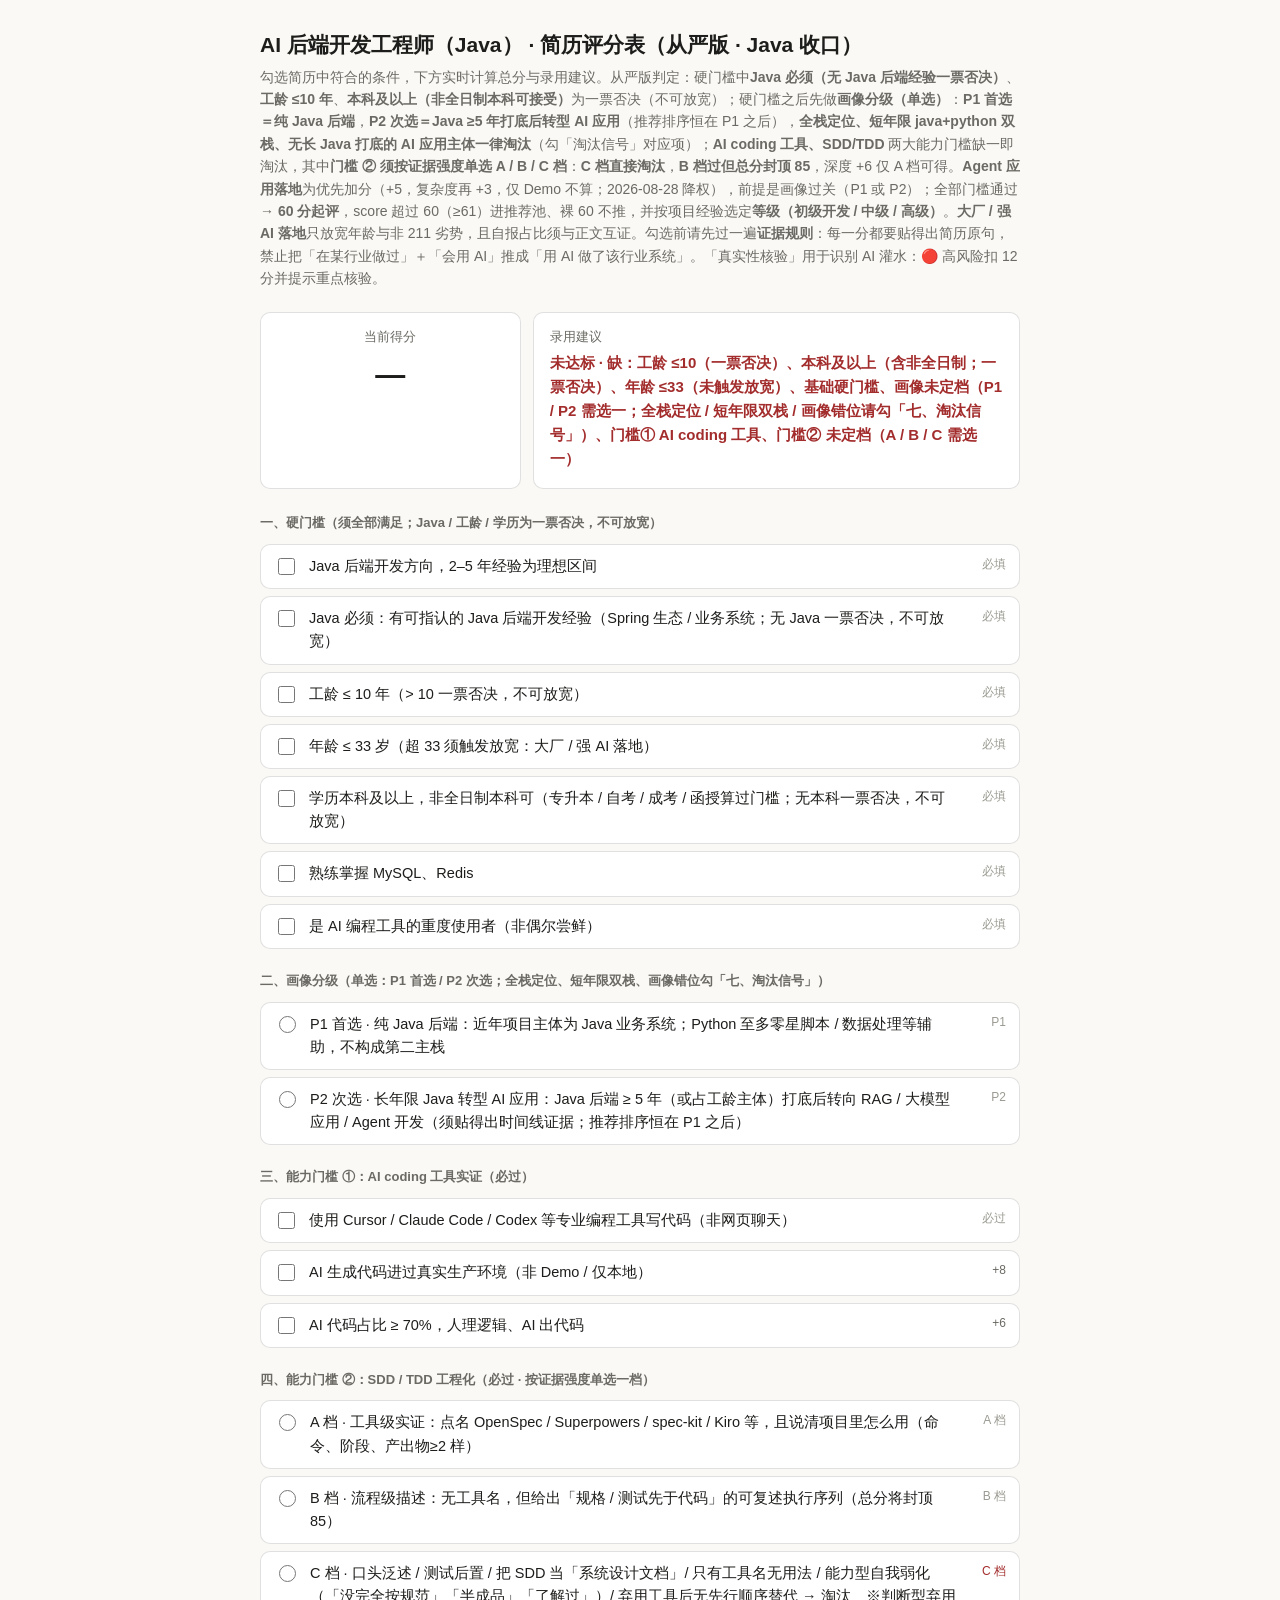
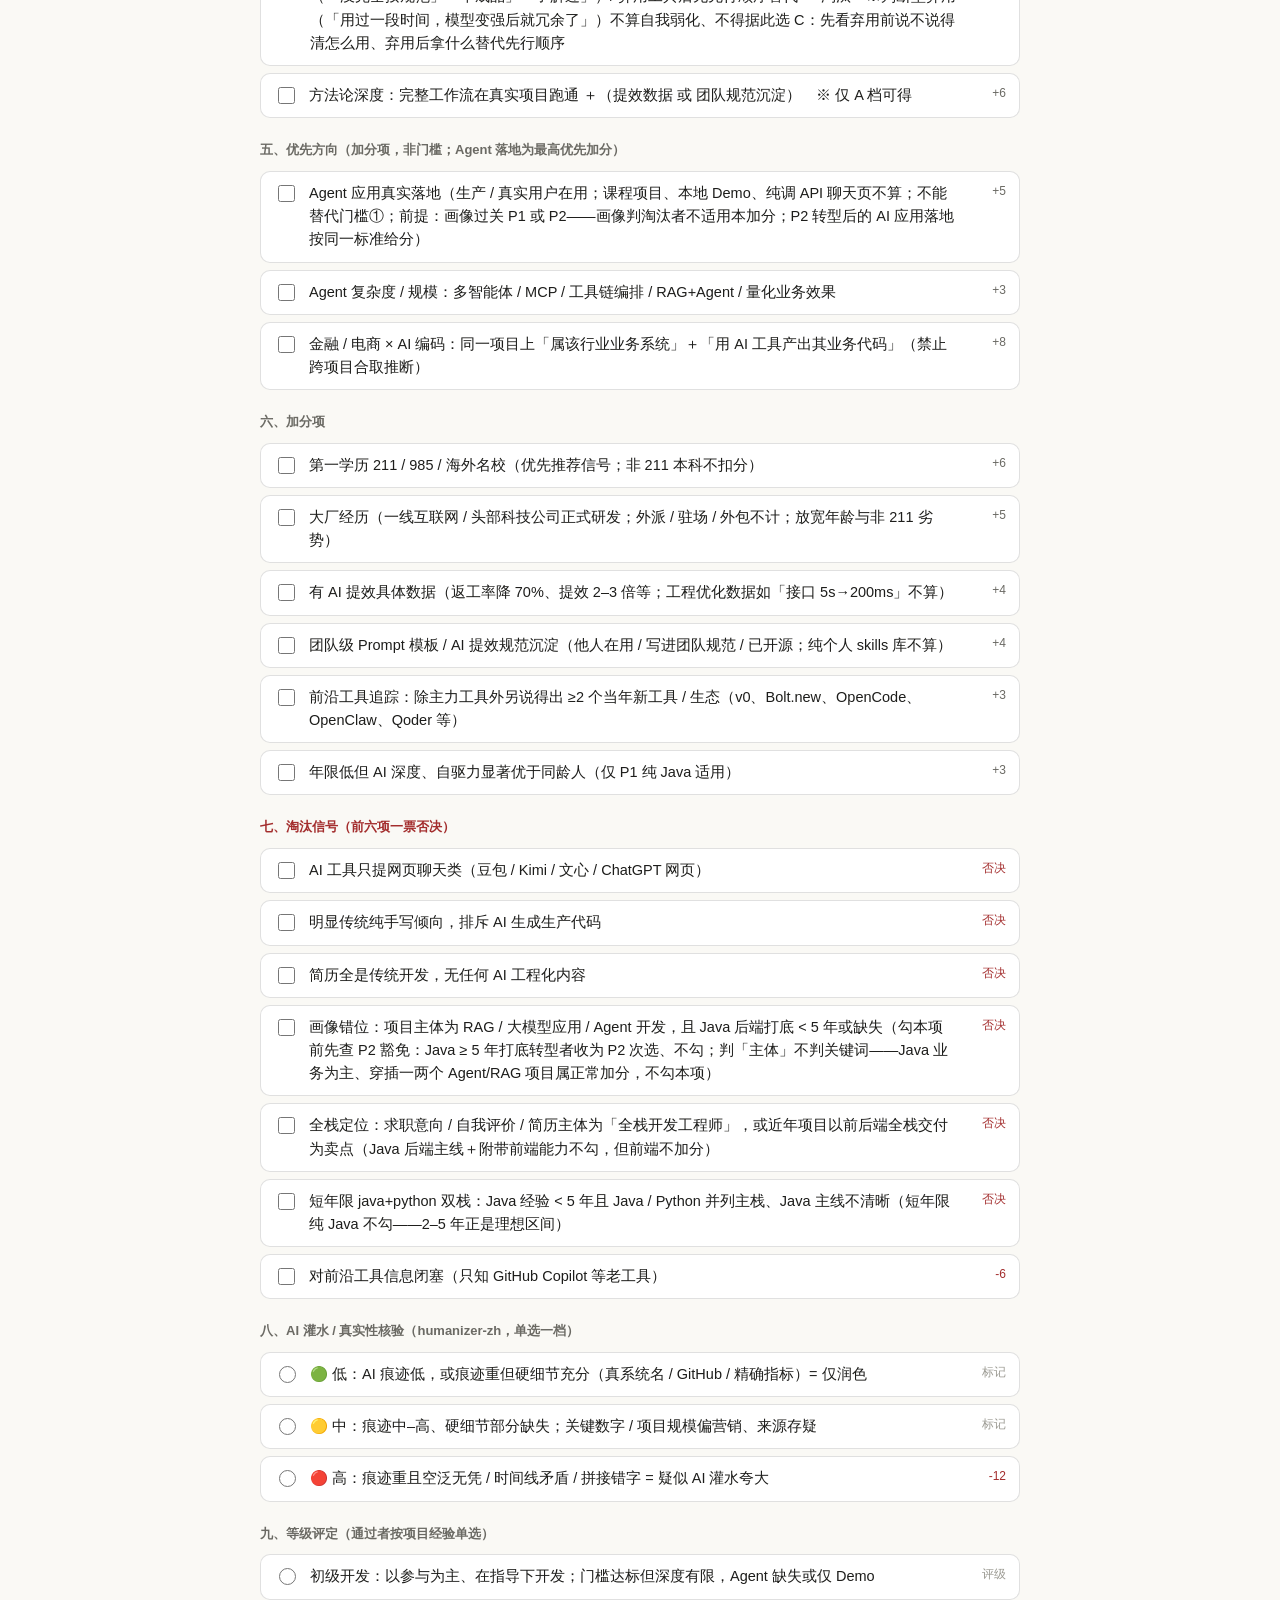
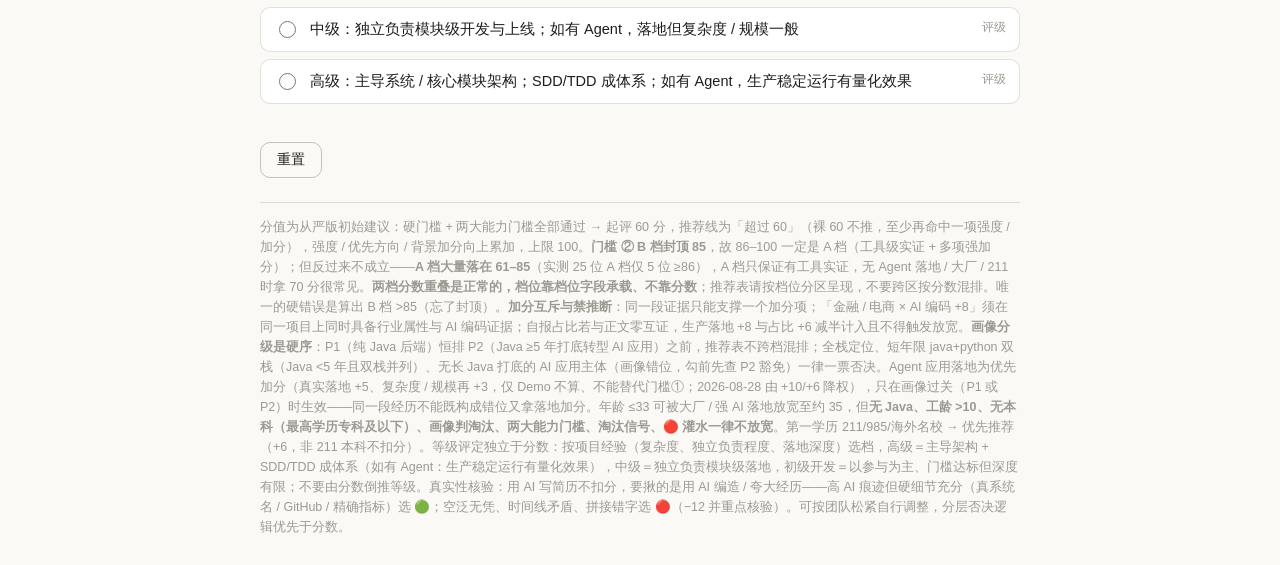
<file: ai-backend-resume-screening/assets/scoring-rubric.html>
<!DOCTYPE html>
<html lang="zh-CN">
<head>
<meta charset="UTF-8">
<meta name="viewport" content="width=device-width, initial-scale=1.0">
<title>AI 后端开发工程师（Java） · 简历评分表（从严版 · Java 收口）</title>
<style>
  :root{
    --bg:#faf9f5; --surface:#fff; --border:rgba(0,0,0,0.12); --border-strong:rgba(0,0,0,0.22);
    --text:#1d1d1b; --muted:#6b6a64; --hint:#9b9a92;
    --danger:#a32d2d; --success:#0f6e56; --warning:#854f0b;
    --danger-bg:#fceaea; --success-bg:#e1f5ee; --warning-bg:#faeeda;
    --radius:10px;
  }
  *{box-sizing:border-box;}
  body{margin:0; background:var(--bg); color:var(--text);
    font-family:-apple-system,BlinkMacSystemFont,"Segoe UI","PingFang SC","Microsoft YaHei",sans-serif;
    line-height:1.6; padding:28px 16px;}
  .wrap{max-width:760px; margin:0 auto;}
  h1{font-size:21px; font-weight:600; margin:0 0 4px;}
  .sub{color:var(--muted); font-size:14px; margin:0 0 22px;}
  .head{display:flex; gap:12px; margin-bottom:24px; flex-wrap:wrap;}
  .stat{background:var(--surface); border:0.5px solid var(--border); border-radius:var(--radius); padding:14px 16px;}
  .stat.score{flex:1; min-width:120px; text-align:center;}
  .stat.verdict{flex:2; min-width:220px; display:flex; flex-direction:column; justify-content:center;}
  .stat .label{font-size:13px; color:var(--muted); margin-bottom:4px;}
  #score-out{font-size:30px; font-weight:600;}
  #verdict-out{font-size:15px; font-weight:600;}
  #grade-out{font-size:14px; margin-top:3px; color:var(--muted); font-weight:500;}
  .sec{margin-bottom:22px;}
  .sec-title{font-size:13px; font-weight:600; color:var(--muted); margin-bottom:10px;}
  .sec-title.neg{color:var(--danger);}
  label.row{display:flex; align-items:flex-start; gap:11px; padding:10px 13px;
    background:var(--surface); border:0.5px solid var(--border); border-radius:var(--radius);
    margin-bottom:7px; cursor:pointer; font-size:14.5px; transition:border-color .12s;}
  label.row:hover{border-color:var(--border-strong);}
  label.row input{margin-top:3px; width:17px; height:17px; flex-shrink:0; accent-color:#534ab7; cursor:pointer;}
  label.row .txt{flex:1;}
  label.row .pts{font-size:12px; flex-shrink:0; min-width:38px; text-align:right; color:var(--muted);}
  label.row .pts.neg{color:var(--danger);}
  label.row .pts.req{color:var(--hint);}
  .foot{margin-top:24px; font-size:12.5px; color:var(--hint); border-top:0.5px solid var(--border); padding-top:14px;}
  .reset{margin-top:16px; background:transparent; border:0.5px solid var(--border-strong); color:var(--text);
    border-radius:var(--radius); padding:8px 16px; font-size:13.5px; cursor:pointer;}
  .reset:hover{background:rgba(0,0,0,0.04);}
</style>
</head>
<body>
<div class="wrap">
  <h1>AI 后端开发工程师（Java） · 简历评分表（从严版 · Java 收口）</h1>
  <p class="sub">勾选简历中符合的条件，下方实时计算总分与录用建议。从严版判定：硬门槛中<b>Java 必须（无 Java 后端经验一票否决）</b>、<b>工龄 ≤10 年</b>、<b>本科及以上（非全日制本科可接受）</b>为一票否决（不可放宽）；硬门槛之后先做<b>画像分级（单选）</b>：<b>P1 首选＝纯 Java 后端</b>，<b>P2 次选＝Java ≥5 年打底后转型 AI 应用</b>（推荐排序恒在 P1 之后），<b>全栈定位、短年限 java+python 双栈、无长 Java 打底的 AI 应用主体一律淘汰</b>（勾「淘汰信号」对应项）；<b>AI coding 工具、SDD/TDD</b> 两大能力门槛缺一即淘汰，其中<b>门槛 ② 须按证据强度单选 A / B / C 档</b>：<b>C 档直接淘汰</b>，<b>B 档过但总分封顶 85</b>，深度 +6 仅 A 档可得。<b>Agent 应用落地</b>为优先加分（+5，复杂度再 +3，仅 Demo 不算；2026-08-28 降权），前提是画像过关（P1 或 P2）；全部门槛通过 → <b>60 分起评</b>，score 超过 60（≥61）进推荐池、裸 60 不推，并按项目经验选定<b>等级（初级开发 / 中级 / 高级）</b>。<b>大厂 / 强 AI 落地</b>只放宽年龄与非 211 劣势，且自报占比须与正文互证。勾选前请先过一遍<b>证据规则</b>：每一分都要贴得出简历原句，禁止把「在某行业做过」＋「会用 AI」推成「用 AI 做了该行业系统」。「真实性核验」用于识别 AI 灌水：🔴 高风险扣 12 分并提示重点核验。</p>

  <div class="head">
    <div class="stat score">
      <div class="label">当前得分</div>
      <div id="score-out">—</div>
    </div>
    <div class="stat verdict">
      <div class="label">录用建议</div>
      <div id="verdict-out">请勾选符合的条件</div>
      <div id="grade-out"></div>
    </div>
  </div>

  <div class="sec"><div class="sec-title">一、硬门槛（须全部满足；Java / 工龄 / 学历为一票否决，不可放宽）</div><div class="grp" data-grp="gate"></div></div>
  <div class="sec"><div class="sec-title">二、画像分级（单选：P1 首选 / P2 次选；全栈定位、短年限双栈、画像错位勾「七、淘汰信号」）</div><div class="grp" data-grp="profile"></div></div>
  <div class="sec"><div class="sec-title">三、能力门槛 ①：AI coding 工具实证（必过）</div><div class="grp" data-grp="coding"></div></div>
  <div class="sec"><div class="sec-title">四、能力门槛 ②：SDD / TDD 工程化（必过 · 按证据强度单选一档）</div><div class="grp" data-grp="sdd"></div><div class="grp" data-grp="sdddepth"></div></div>
  <div class="sec"><div class="sec-title">五、优先方向（加分项，非门槛；Agent 落地为最高优先加分）</div><div class="grp" data-grp="pri"></div></div>
  <div class="sec"><div class="sec-title">六、加分项</div><div class="grp" data-grp="bonus"></div></div>
  <div class="sec"><div class="sec-title neg">七、淘汰信号（前六项一票否决）</div><div class="grp" data-grp="neg"></div></div>
  <div class="sec"><div class="sec-title">八、AI 灌水 / 真实性核验（humanizer-zh，单选一档）</div><div class="grp" data-grp="integrity"></div></div>
  <div class="sec"><div class="sec-title">九、等级评定（通过者按项目经验单选）</div><div class="grp" data-grp="grade"></div></div>

  <button class="reset" onclick="document.querySelectorAll('input').forEach(b=>b.checked=false);recompute();">重置</button>

  <div class="foot">分值为从严版初始建议：硬门槛 + 两大能力门槛全部通过 → 起评 60 分，推荐线为「超过 60」（裸 60 不推，至少再命中一项强度 / 加分），强度 / 优先方向 / 背景加分向上累加，上限 100。<b>门槛 ② B 档封顶 85</b>，故 86–100 一定是 A 档（工具级实证 + 多项强加分）；但反过来不成立——<b>A 档大量落在 61–85</b>（实测 25 位 A 档仅 5 位 ≥86），A 档只保证有工具实证，无 Agent 落地 / 大厂 / 211 时拿 70 分很常见。<b>两档分数重叠是正常的，档位靠档位字段承载、不靠分数</b>；推荐表请按档位分区呈现，不要跨区按分数混排。唯一的硬错误是算出 B 档 &gt;85（忘了封顶）。<b>加分互斥与禁推断</b>：同一段证据只能支撑一个加分项；「金融 / 电商 × AI 编码 +8」须在同一项目上同时具备行业属性与 AI 编码证据；自报占比若与正文零互证，生产落地 +8 与占比 +6 减半计入且不得触发放宽。<b>画像分级是硬序</b>：P1（纯 Java 后端）恒排 P2（Java ≥5 年打底转型 AI 应用）之前，推荐表不跨档混排；全栈定位、短年限 java+python 双栈（Java &lt;5 年且双栈并列）、无长 Java 打底的 AI 应用主体（画像错位，勾前先查 P2 豁免）一律一票否决。Agent 应用落地为优先加分（真实落地 +5、复杂度 / 规模再 +3，仅 Demo 不算、不能替代门槛①；2026-08-28 由 +10/+6 降权），只在画像过关（P1 或 P2）时生效——同一段经历不能既构成错位又拿落地加分。年龄 ≤33 可被大厂 / 强 AI 落地放宽至约 35，但<b>无 Java、工龄 &gt;10、无本科（最高学历专科及以下）、画像判淘汰、两大能力门槛、淘汰信号、🔴 灌水一律不放宽</b>。第一学历 211/985/海外名校 → 优先推荐（+6，非 211 本科不扣分）。等级评定独立于分数：按项目经验（复杂度、独立负责程度、落地深度）选档，高级＝主导架构 + SDD/TDD 成体系（如有 Agent：生产稳定运行有量化效果），中级＝独立负责模块级落地，初级开发＝以参与为主、门槛达标但深度有限；不要由分数倒推等级。真实性核验：用 AI 写简历不扣分，要揪的是用 AI 编造 / 夸大经历——高 AI 痕迹但硬细节充分（真系统名 / GitHub / 精确指标）选 🟢；空泛无凭、时间线矛盾、拼接错字选 🔴（−12 并重点核验）。可按团队松紧自行调整，分层否决逻辑优先于分数。</div>
</div>

<script>
const items = {
  gate: [
    {t:"Java 后端开发方向，2–5 年经验为理想区间", p:0},
    {t:"Java 必须：有可指认的 Java 后端开发经验（Spring 生态 / 业务系统；无 Java 一票否决，不可放宽）", p:0},
    {t:"工龄 ≤ 10 年（> 10 一票否决，不可放宽）", p:0, sub:"tenure"},
    {t:"年龄 ≤ 33 岁（超 33 须触发放宽：大厂 / 强 AI 落地）", p:0, sub:"age"},
    {t:"学历本科及以上，非全日制本科可（专升本 / 自考 / 成考 / 函授算过门槛；无本科一票否决，不可放宽）", p:0, sub:"edufloor"},
    {t:"熟练掌握 MySQL、Redis", p:0},
    {t:"是 AI 编程工具的重度使用者（非偶尔尝鲜）", p:0},
  ],
  profile: [
    {t:"P1 首选 · 纯 Java 后端：近年项目主体为 Java 业务系统；Python 至多零星脚本 / 数据处理等辅助，不构成第二主栈", p:0, prof:"P1"},
    {t:"P2 次选 · 长年限 Java 转型 AI 应用：Java 后端 ≥ 5 年（或占工龄主体）打底后转向 RAG / 大模型应用 / Agent 开发（须贴得出时间线证据；推荐排序恒在 P1 之后）", p:0, prof:"P2"},
  ],
  coding: [
    {t:"使用 Cursor / Claude Code / Codex 等专业编程工具写代码（非网页聊天）", p:0, core:"coding"},
    {t:"AI 生成代码进过真实生产环境（非 Demo / 仅本地）", p:8, prod:true},
    {t:"AI 代码占比 ≥ 70%，人理逻辑、AI 出代码", p:6, ratio:true},
  ],
  sdd: [
    {t:"A 档 · 工具级实证：点名 OpenSpec / Superpowers / spec-kit / Kiro 等，且说清项目里怎么用（命令、阶段、产出物≥2 样）", p:0, tier:"A"},
    {t:"B 档 · 流程级描述：无工具名，但给出「规格 / 测试先于代码」的可复述执行序列（总分将封顶 85）", p:0, tier:"B"},
    {t:"C 档 · 口头泛述 / 测试后置 / 把 SDD 当「系统设计文档」/ 只有工具名无用法 / 能力型自我弱化（「没完全按规范」「半成品」「了解过」）/ 弃用工具后无先行顺序替代 → 淘汰　※判断型弃用（「用过一段时间，模型变强后就冗余了」）不算自我弱化、不得据此选 C：先看弃用前说不说得清怎么用、弃用后拿什么替代先行顺序", p:0, tier:"C"},
  ],
  sdddepth: [
    {t:"方法论深度：完整工作流在真实项目跑通 ＋（提效数据 或 团队规范沉淀）　※ 仅 A 档可得", p:6, depth:true},
  ],
  pri: [
    {t:"Agent 应用真实落地（生产 / 真实用户在用；课程项目、本地 Demo、纯调 API 聊天页不算；不能替代门槛①；前提：画像过关 P1 或 P2——画像判淘汰者不适用本加分；P2 转型后的 AI 应用落地按同一标准给分）", p:5},
    {t:"Agent 复杂度 / 规模：多智能体 / MCP / 工具链编排 / RAG+Agent / 量化业务效果", p:3},
    {t:"金融 / 电商 × AI 编码：同一项目上「属该行业业务系统」＋「用 AI 工具产出其业务代码」（禁止跨项目合取推断）", p:8},
  ],
  bonus: [
    {t:"第一学历 211 / 985 / 海外名校（优先推荐信号；非 211 本科不扣分）", p:6, edu:true},
    {t:"大厂经历（一线互联网 / 头部科技公司正式研发；外派 / 驻场 / 外包不计；放宽年龄与非 211 劣势）", p:5, relax:true},
    {t:"有 AI 提效具体数据（返工率降 70%、提效 2–3 倍等；工程优化数据如「接口 5s→200ms」不算）", p:4},
    {t:"团队级 Prompt 模板 / AI 提效规范沉淀（他人在用 / 写进团队规范 / 已开源；纯个人 skills 库不算）", p:4},
    {t:"前沿工具追踪：除主力工具外另说得出 ≥2 个当年新工具 / 生态（v0、Bolt.new、OpenCode、OpenClaw、Qoder 等）", p:3},
    {t:"年限低但 AI 深度、自驱力显著优于同龄人（仅 P1 纯 Java 适用）", p:3},
  ],
  neg: [
    {t:"AI 工具只提网页聊天类（豆包 / Kimi / 文心 / ChatGPT 网页）", p:0, veto:true},
    {t:"明显传统纯手写倾向，排斥 AI 生成生产代码", p:0, veto:true},
    {t:"简历全是传统开发，无任何 AI 工程化内容", p:0, veto:true},
    {t:"画像错位：项目主体为 RAG / 大模型应用 / Agent 开发，且 Java 后端打底 < 5 年或缺失（勾本项前先查 P2 豁免：Java ≥ 5 年打底转型者收为 P2 次选、不勾；判「主体」不判关键词——Java 业务为主、穿插一两个 Agent/RAG 项目属正常加分，不勾本项）", p:0, veto:true},
    {t:"全栈定位：求职意向 / 自我评价 / 简历主体为「全栈开发工程师」，或近年项目以前后端全栈交付为卖点（Java 后端主线＋附带前端能力不勾，但前端不加分）", p:0, veto:true},
    {t:"短年限 java+python 双栈：Java 经验 < 5 年且 Java / Python 并列主栈、Java 主线不清晰（短年限纯 Java 不勾——2–5 年正是理想区间）", p:0, veto:true},
    {t:"对前沿工具信息闭塞（只知 GitHub Copilot 等老工具）", p:-6},
  ],
  integrity: [
    {t:"🟢 低：AI 痕迹低，或痕迹重但硬细节充分（真系统名 / GitHub / 精确指标）= 仅润色", p:0, v:"low"},
    {t:"🟡 中：痕迹中–高、硬细节部分缺失；关键数字 / 项目规模偏营销、来源存疑", p:0, v:"mid"},
    {t:"🔴 高：痕迹重且空泛无凭 / 时间线矛盾 / 拼接错字 = 疑似 AI 灌水夸大", p:-12, v:"high"},
  ],
  grade: [
    {t:"初级开发：以参与为主、在指导下开发；门槛达标但深度有限，Agent 缺失或仅 Demo", p:0, g:"初级开发"},
    {t:"中级：独立负责模块级开发与上线；如有 Agent，落地但复杂度 / 规模一般", p:0, g:"中级"},
    {t:"高级：主导系统 / 核心模块架构；SDD/TDD 成体系；如有 Agent，生产稳定运行有量化效果", p:0, g:"高级"},
  ],
};

const RADIO_GRPS = ['integrity','grade','sdd','profile'];
document.querySelectorAll('.grp').forEach(g=>{
  const key=g.dataset.grp;
  const isRadio = RADIO_GRPS.includes(key);
  items[key].forEach(it=>{
    const row=document.createElement('label');
    row.className='row';
    let pl, plClass;
    if(key==='grade'){ pl="评级"; plClass="pts req"; }
    else if(key==='integrity'){ pl = it.p<0?(""+it.p):"标记"; plClass = it.p<0?"pts neg":"pts req"; }
    else if(key==='sdd'){ pl = it.tier+" 档"; plClass = it.tier==='C'?"pts neg":"pts req"; }
    else if(key==='profile'){ pl = it.prof; plClass = "pts req"; }
    else if(it.veto){ pl="否决"; plClass="pts neg"; }
    else if(it.core){ pl="必过"; plClass="pts req"; }
    else { pl = it.p>0?("+"+it.p):(it.p<0?(""+it.p):"必填"); plClass = it.p<0?"pts neg":(it.p>0?"pts":"pts req"); }
    row.innerHTML='<input type="'+(isRadio?'radio':'checkbox')+'"'+(isRadio?' name="'+key+'"':'')+' data-key="'+key+'" data-p="'+it.p+'" data-v="'+(it.v||'')+'" data-g="'+(it.g||'')+'"'+(it.sub?' data-sub="'+it.sub+'"':'')+(it.tier?' data-tier="'+it.tier+'"':'')+(it.prof?' data-prof="'+it.prof+'"':'')+(it.depth?' data-depth="1"':'')+(it.relax?' data-relax="1"':'')+(it.prod?' data-prod="1"':'')+(it.ratio?' data-ratio="1"':'')+(it.edu?' data-edu="1"':'')+(it.core?' data-core="'+it.core+'"':'')+(it.veto?' data-veto="1"':'')+'>'
      +'<span class="txt">'+it.t+'</span>'
      +'<span class="'+plClass+'">'+pl+'</span>';
    g.appendChild(row);
  });
});

const scoreOut=document.getElementById('score-out');
const verdictOut=document.getElementById('verdict-out');
const gradeOut=document.getElementById('grade-out');

function recompute(){
  const boxes=[...document.querySelectorAll('input[type=checkbox]')];
  const radios=[...document.querySelectorAll('input[type=radio]')];

  const tenureOk=boxes.find(b=>b.dataset.sub==='tenure')?.checked||false;
  const ageOk=boxes.find(b=>b.dataset.sub==='age')?.checked||false;
  const eduFloorOk=boxes.find(b=>b.dataset.sub==='edufloor')?.checked||false;
  const otherGateOk=boxes.filter(b=>b.dataset.key==='gate'&&!b.dataset.sub).every(b=>b.checked);
  const codingCore=boxes.some(b=>b.dataset.core==='coding'&&b.checked);
  const tierSel=radios.find(b=>b.name==='sdd'&&b.checked);
  const tier=tierSel?tierSel.dataset.tier:null;
  const sddCore=tier==='A'||tier==='B';
  const profSel=radios.find(b=>b.name==='profile'&&b.checked);
  const prof=profSel?profSel.dataset.prof:null;
  const vetoHit=boxes.some(b=>b.dataset.veto==='1'&&b.checked);

  const prodHit=boxes.some(b=>b.dataset.prod==='1'&&b.checked);
  const ratioHit=boxes.some(b=>b.dataset.ratio==='1'&&b.checked);
  const bigTech=boxes.some(b=>b.dataset.relax==='1'&&b.checked);
  const eduPri=boxes.some(b=>b.dataset.edu==='1'&&b.checked);
  const integ=radios.find(b=>b.name==='integrity'&&b.checked);
  const risk=integ?integ.dataset.v:null;
  const gradeSel=radios.find(b=>b.name==='grade'&&b.checked);
  const grade=gradeSel?gradeSel.dataset.g:null;

  // 放宽机制：大厂 或 真实强 AI 落地（生产落地 + 高占比，且非 🔴）→ 只放宽年龄与非 211 劣势
  const strongAI=prodHit&&ratioHit&&risk!=='high';
  const relaxed=bigTech||strongAI;
  const ageGatePass=ageOk||relaxed;

  const missing=[];
  if(!tenureOk) missing.push("工龄 ≤10（一票否决）");
  if(!eduFloorOk) missing.push("本科及以上（含非全日制；一票否决）");
  if(!ageGatePass) missing.push("年龄 ≤33（未触发放宽）");
  if(!otherGateOk) missing.push("基础硬门槛");
  if(!prof) missing.push("画像未定档（P1 / P2 需选一；全栈定位 / 短年限双栈 / 画像错位请勾「七、淘汰信号」）");
  if(!codingCore) missing.push("门槛① AI coding 工具");
  if(!tier) missing.push("门槛② 未定档（A / B / C 需选一）");
  else if(tier==='C') missing.push("门槛② 判为 C 档（口头泛述 / 测试后置 / 概念混淆）");

  const passed=!vetoHit&&missing.length===0;

  // 深度加分仅 A 档可得
  const depthBox=boxes.find(b=>b.dataset.depth==='1');
  const depthCounted=!!(depthBox&&depthBox.checked&&tier==='A');

  let score=null, capped=false;
  if(passed){
    score=60;
    boxes.forEach(b=>{
      if(!b.checked) return;
      if(b.dataset.depth==='1'&&tier!=='A') return;          // 深度加分仅 A 档
      score+=parseInt(b.dataset.p);
    });
    if(integ) score+=parseInt(integ.dataset.p);
    score=Math.max(0,Math.min(100,Math.round(score)));
    if(tier==='B'&&score>85){ score=85; capped=true; }       // B 档封顶 85
  }
  scoreOut.textContent=passed?score:"—";

  let v,c,gline="";
  if(vetoHit){
    v="命中一票否决淘汰信号，建议淘汰"; c="var(--danger)";
  } else if(missing.length){
    v="未达标 · 缺："+missing.join("、"); c="var(--danger)";
  } else {
    if(score>60){ v="✅ 通过全部门槛，进入推荐池（超过 60 推荐线）"; c="var(--success)"; }
    else { v="通过门槛但 score ≤ 60（裸 60 无加分，或被扣分拉低），边缘：不入主推荐表"; c="var(--warning)"; }
    v+="　｜　门槛② "+tier+" 档　｜　画像 "+prof;
    if(capped){ v+="（B 档已封顶 85）"; }
    if(prof==='P2'){ v+="　｜　次选：推荐排序恒在 P1 之后"; }
    if(tier==='B'){ v+="　｜　⚠️ 面试第 2 题答崩即按灌水处理"; }
    if(depthBox&&depthBox.checked&&tier!=='A'){ v+="　｜　深度 +6 已忽略（仅 A 档可得）"; }
    if(relaxed&&!ageOk){ v+="　｜　已按大厂 / 强 AI 落地放宽年龄"; }
    if(eduPri){ v+="　｜　第一学历 211+，同等优先"; }
    if(risk==='high'){ v+="　｜　⚠️ 高 AI 灌水嫌疑，面试重点核验真实性"; c="var(--danger)"; }
    else if(risk==='mid'){ v+="　｜　注意核验自报数字 / 项目真实性"; }
    gline=grade?("结论行：score "+score+" · 等级 "+grade+" · 门槛② "+tier+" 档 · 画像 "+prof):"请在「九、等级评定」按项目经验选档（初级开发 / 中级 / 高级）";
  }

  verdictOut.textContent=v;
  verdictOut.style.color=c;
  gradeOut.textContent=gline;
}

document.querySelectorAll('input').forEach(b=>b.addEventListener('change',recompute));
recompute();
</script>
</body>
</html>
</file>
